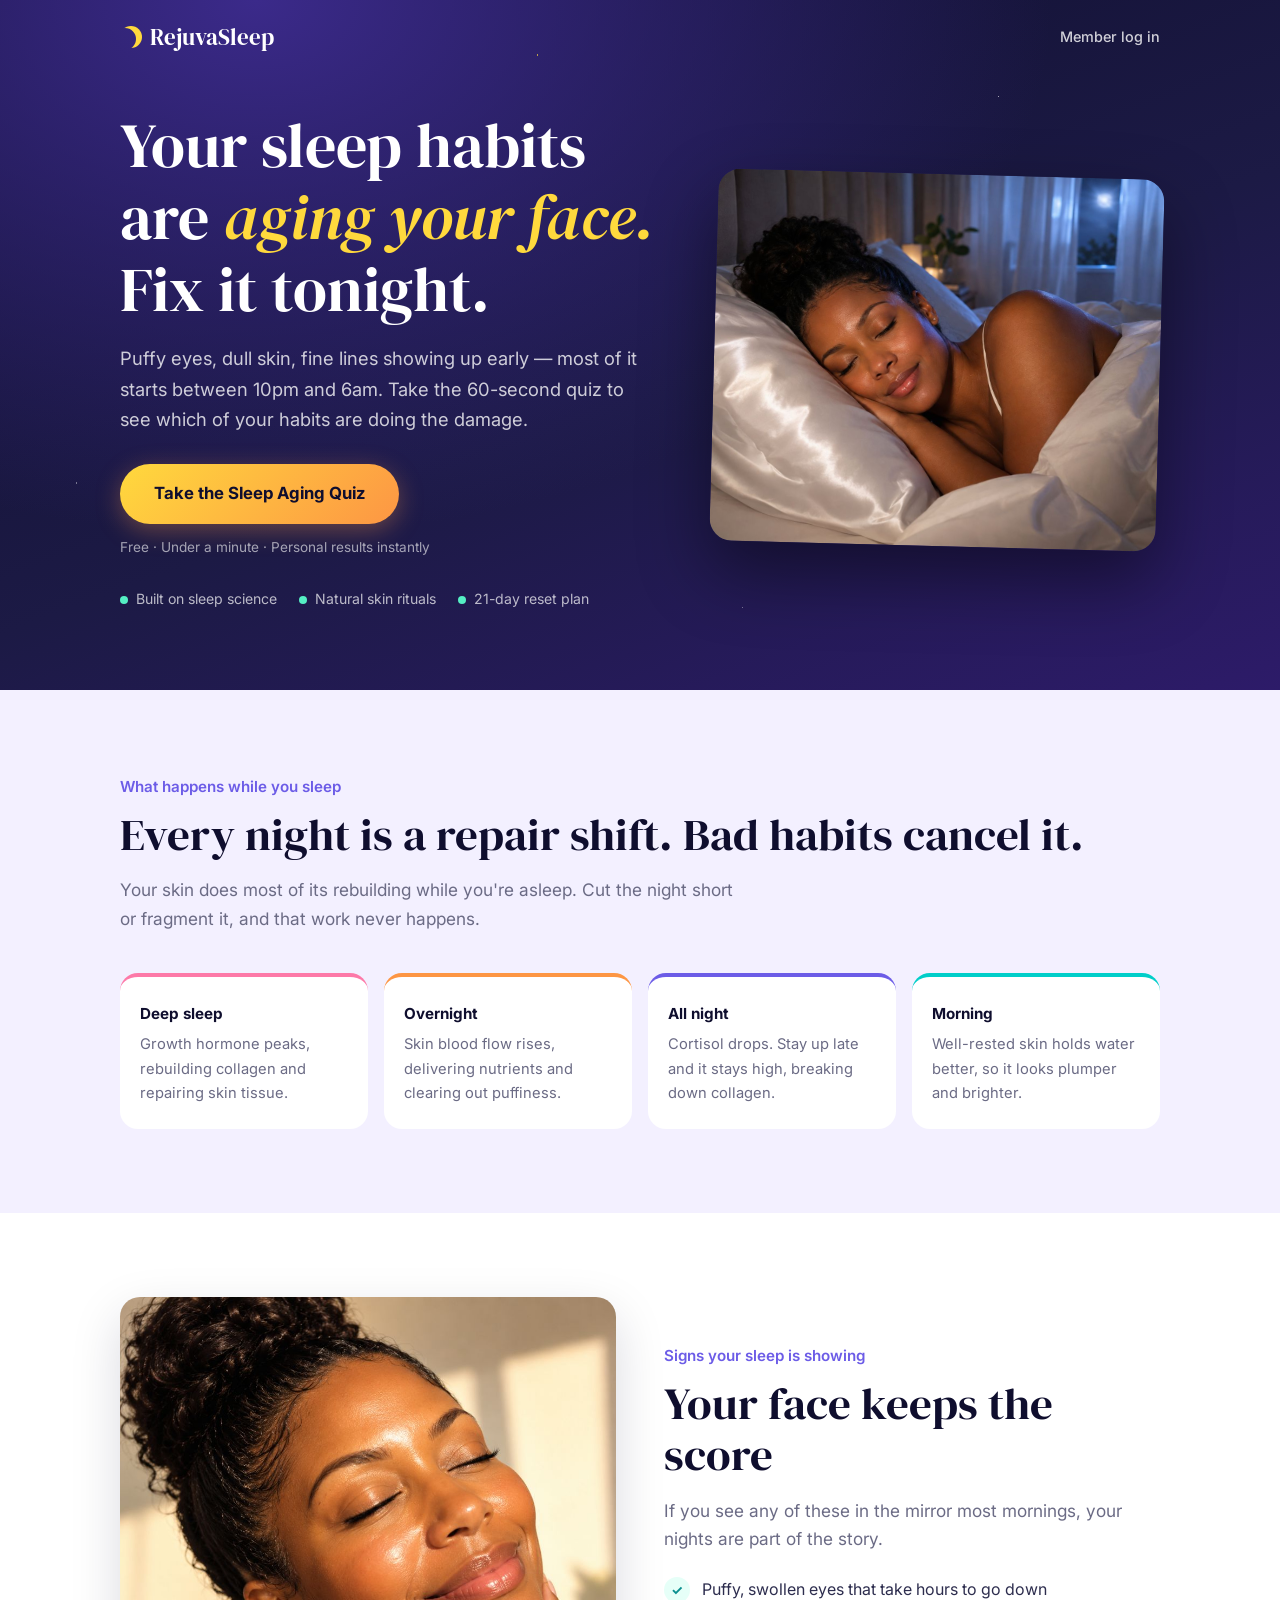
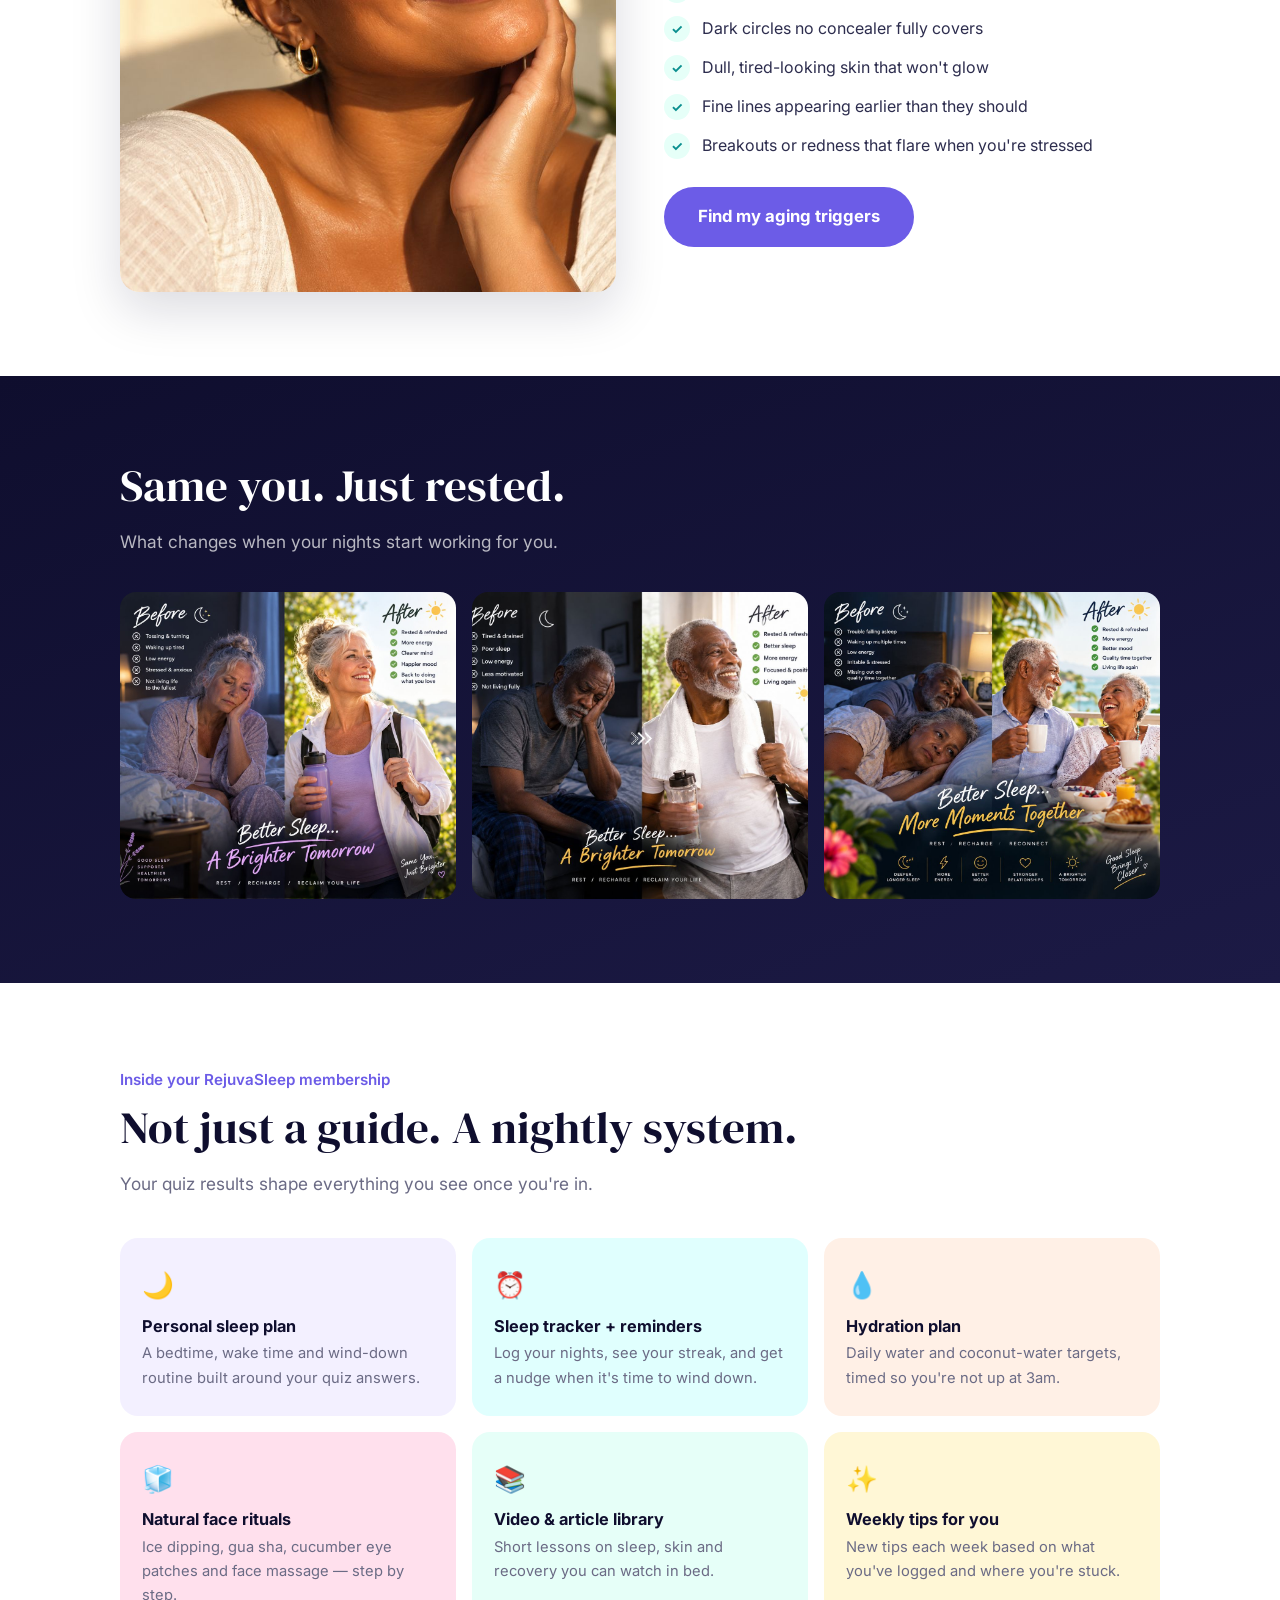
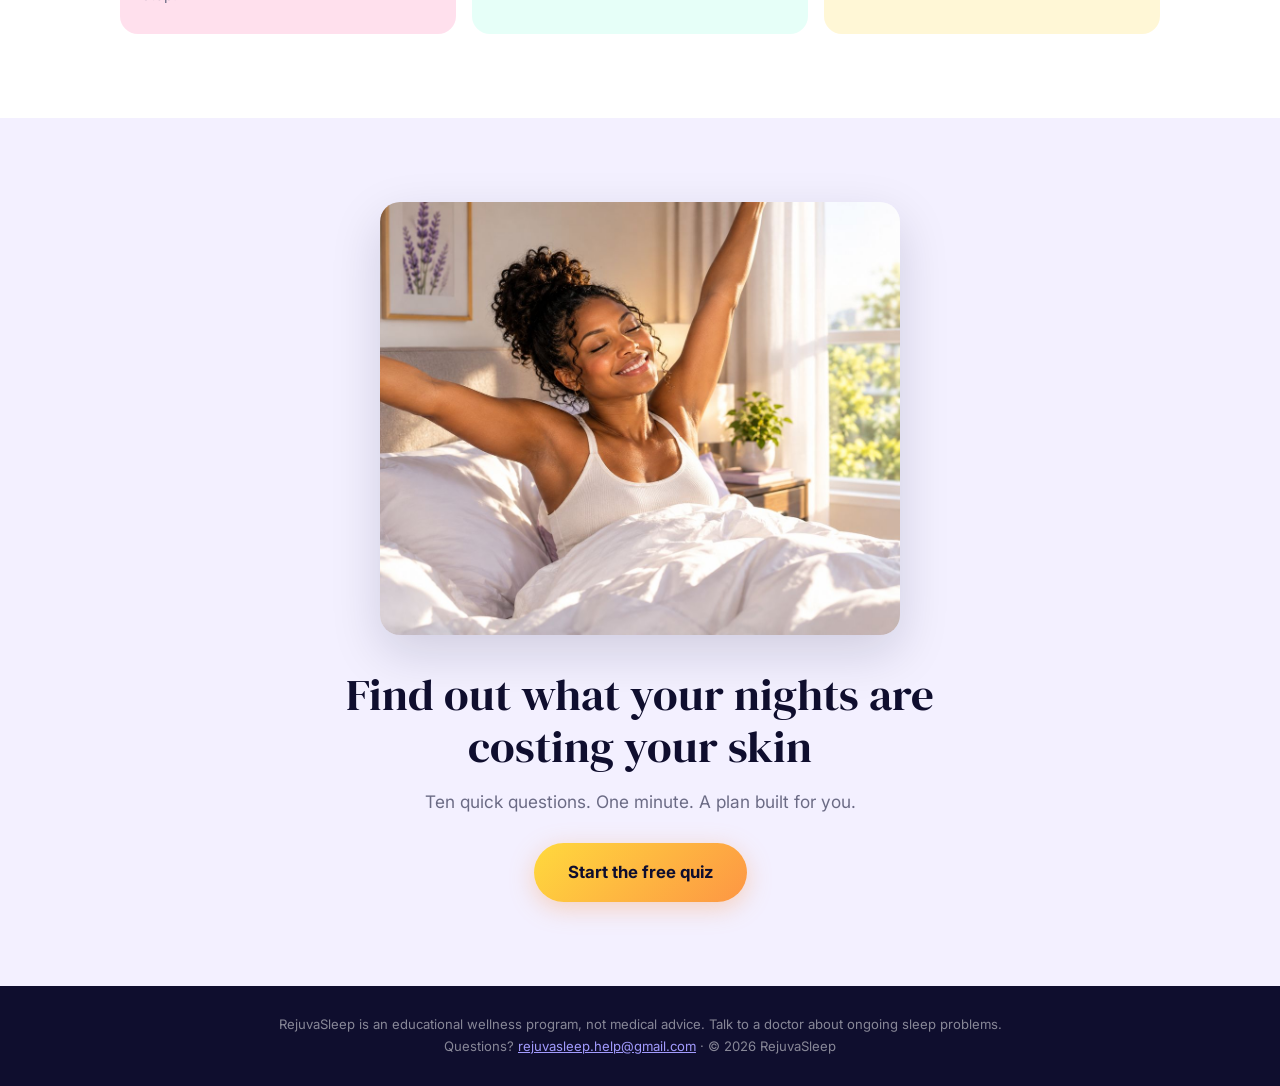
<file: index.html>
<!DOCTYPE html>
<html lang="en">
<head>
<meta charset="UTF-8">
<meta name="viewport" content="width=device-width, initial-scale=1.0">
<title>RejuvaSleep — Your Sleep Is Aging You. Fix It Tonight.</title>
<meta name="description" content="Take the 60-second Sleep Aging Quiz and find out which nightly habits are showing up on your face — plus a personalized plan to fix them.">
<meta property="og:title" content="Is your sleep aging you? Take the 60-second quiz.">
<meta property="og:description" content="Find out which nightly habits are aging your skin — and get a personal plan to reverse the damage.">
<meta property="og:image" content="assets/sleeping.jpg">
<link rel="preconnect" href="https://fonts.googleapis.com">
<link href="https://fonts.googleapis.com/css2?family=DM+Serif+Display:ital@0;1&family=Inter:wght@400;500;600;700;800&display=swap" rel="stylesheet">
<link rel="stylesheet" href="css/style.css?v=16">
</head>
<body>

<header class="nav">
  <div class="wrap">
    <a href="./" class="logo"><span class="moon"></span>RejuvaSleep</a>
    <a href="login.html?mode=login" class="nav-link">Member log in</a>
  </div>
</header>

<section class="hero">
  <div class="stars"></div>
  <div class="wrap hero-grid">
    <div>
      <h1>Your sleep habits are <em>aging your face.</em> Fix it tonight.</h1>
      <p class="lead">Puffy eyes, dull skin, fine lines showing up early — most of it starts between 10pm and 6am. Take the 60-second quiz to see which of your habits are doing the damage.</p>
      <a href="quiz.html" class="btn btn-gold">Take the Sleep Aging Quiz</a>
      <p class="small-note">Free · Under a minute · Personal results instantly</p>
      <div class="proof-row">
        <span>Built on sleep science</span>
        <span>Natural skin rituals</span>
        <span>21-day reset plan</span>
      </div>
    </div>
    <img src="assets/sleeping.jpg" alt="Woman sleeping peacefully on a silk pillowcase" class="hero-photo" width="560" height="511">
  </div>
</section>

<section class="block clock">
  <div class="wrap">
    <p class="kicker">What happens while you sleep</p>
    <h2>Every night is a repair shift. Bad habits cancel it.</h2>
    <p class="sub">Your skin does most of its rebuilding while you're asleep. Cut the night short or fragment it, and that work never happens.</p>
    <div class="clock-grid">
      <div class="clock-item"><p class="time">Deep sleep</p><p>Growth hormone peaks, rebuilding collagen and repairing skin tissue.</p></div>
      <div class="clock-item"><p class="time">Overnight</p><p>Skin blood flow rises, delivering nutrients and clearing out puffiness.</p></div>
      <div class="clock-item"><p class="time">All night</p><p>Cortisol drops. Stay up late and it stays high, breaking down collagen.</p></div>
      <div class="clock-item"><p class="time">Morning</p><p>Well-rested skin holds water better, so it looks plumper and brighter.</p></div>
    </div>
  </div>
</section>

<section class="block">
  <div class="wrap split">
    <img src="assets/glow.jpg" alt="Close-up of a woman with glowing, hydrated skin" class="rounded" loading="lazy">
    <div>
      <p class="kicker">Signs your sleep is showing</p>
      <h2>Your face keeps the score</h2>
      <p class="sub">If you see any of these in the mirror most mornings, your nights are part of the story.</p>
      <ul class="check-list">
        <li>Puffy, swollen eyes that take hours to go down</li>
        <li>Dark circles no concealer fully covers</li>
        <li>Dull, tired-looking skin that won't glow</li>
        <li>Fine lines appearing earlier than they should</li>
        <li>Breakouts or redness that flare when you're stressed</li>
      </ul>
      <a href="quiz.html" class="btn btn-purple" style="margin-top:28px">Find my aging triggers</a>
    </div>
  </div>
</section>

<section class="block dark">
  <div class="wrap">
    <h2>Same you. Just rested.</h2>
    <p class="sub">What changes when your nights start working for you.</p>
    <div class="gallery">
      <img src="assets/ba-woman.jpg" alt="Before and after: tired woman at night vs. energized woman outdoors" loading="lazy">
      <img src="assets/ba-man.jpg" alt="Before and after: exhausted man vs. smiling man heading to the gym" loading="lazy">
      <img src="assets/ba-couple.jpg" alt="Before and after: couple awake at night vs. laughing over breakfast" loading="lazy">
    </div>
  </div>
</section>

<section class="block">
  <div class="wrap">
    <p class="kicker">Inside your RejuvaSleep membership</p>
    <h2>Not just a guide. A nightly system.</h2>
    <p class="sub">Your quiz results shape everything you see once you're in.</p>
    <div class="inside">
      <div class="tile"><div class="ic">🌙</div><h3>Personal sleep plan</h3><p>A bedtime, wake time and wind-down routine built around your quiz answers.</p></div>
      <div class="tile"><div class="ic">⏰</div><h3>Sleep tracker + reminders</h3><p>Log your nights, see your streak, and get a nudge when it's time to wind down.</p></div>
      <div class="tile"><div class="ic">💧</div><h3>Hydration plan</h3><p>Daily water and coconut-water targets, timed so you're not up at 3am.</p></div>
      <div class="tile"><div class="ic">🧊</div><h3>Natural face rituals</h3><p>Ice dipping, gua sha, cucumber eye patches and face massage — step by step.</p></div>
      <div class="tile"><div class="ic">📚</div><h3>Video &amp; article library</h3><p>Short lessons on sleep, skin and recovery you can watch in bed.</p></div>
      <div class="tile"><div class="ic">✨</div><h3>Weekly tips for you</h3><p>New tips each week based on what you've logged and where you're stuck.</p></div>
    </div>
  </div>
</section>

<section class="block clock final">
  <div class="narrow">
    <img src="assets/stretch.jpg" alt="Woman stretching happily in bed in morning sunlight" class="rounded" style="margin:0 auto 34px;max-width:520px" loading="lazy">
    <h2>Find out what your nights are costing your skin</h2>
    <p class="sub" style="margin:0 auto">Ten quick questions. One minute. A plan built for you.</p>
    <a href="quiz.html" class="btn btn-gold">Start the free quiz</a>
  </div>
</section>

<footer>
  <div class="wrap">
    RejuvaSleep is an educational wellness program, not medical advice. Talk to a doctor about ongoing sleep problems.<br>
    Questions? <a href="mailto:rejuvasleep.help@gmail.com">rejuvasleep.help@gmail.com</a> · &copy; 2026 RejuvaSleep
  </div>
</footer>

</body>
</html>
</file>
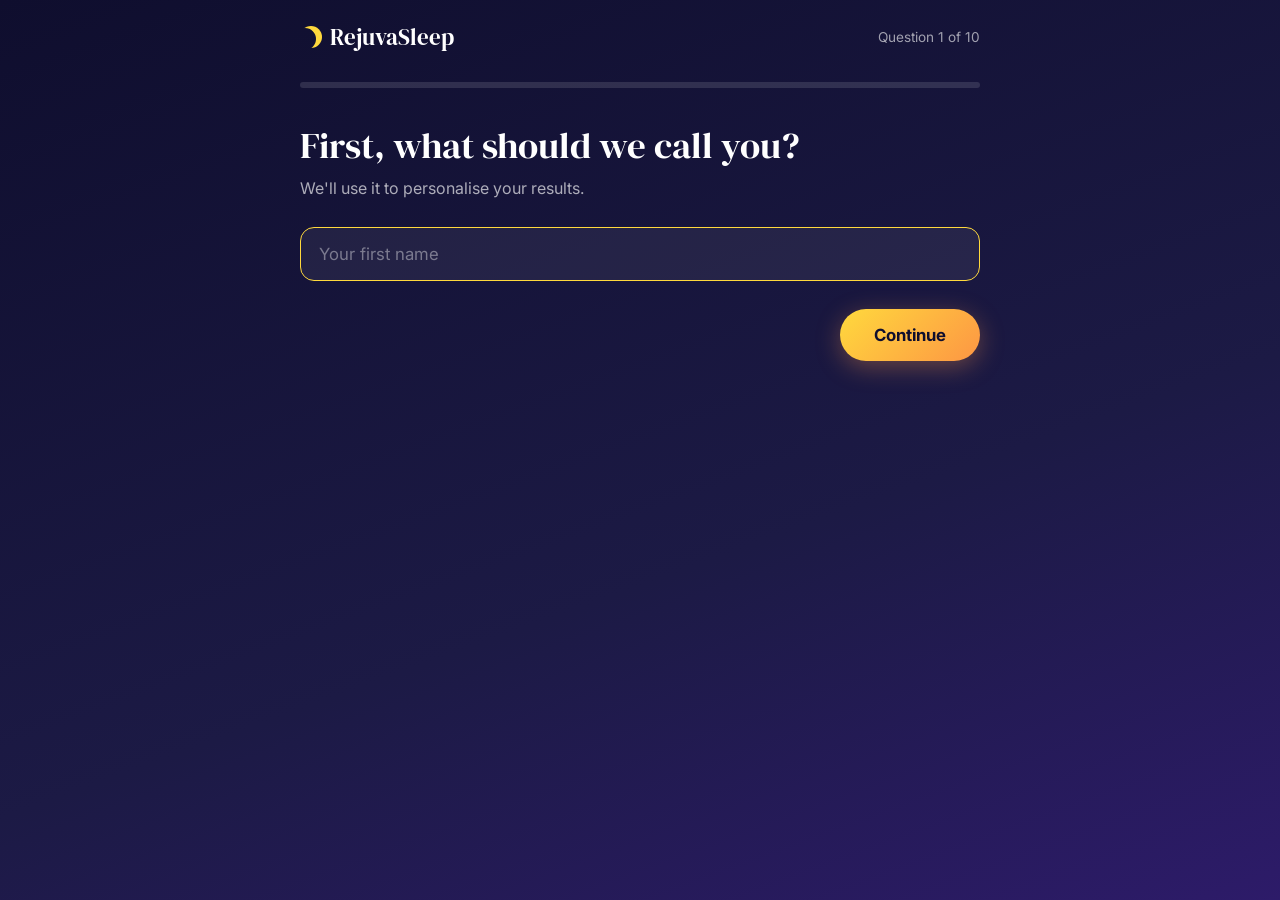
<file: quiz.html>
<!DOCTYPE html>
<html lang="en">
<head>
<meta charset="UTF-8">
<meta name="viewport" content="width=device-width, initial-scale=1.0">
<title>Sleep Aging Quiz — RejuvaSleep</title>
<meta name="description" content="10 quick questions to find out which sleep habits are aging your skin.">
<link rel="preconnect" href="https://fonts.googleapis.com">
<link href="https://fonts.googleapis.com/css2?family=DM+Serif+Display:ital@0;1&family=Inter:wght@400;500;600;700;800&display=swap" rel="stylesheet">
<link rel="stylesheet" href="css/style.css?v=16">
</head>
<body class="quiz-body">
  <div class="narrow">
    <div class="quiz-top">
      <a href="./" class="logo"><span class="moon"></span>RejuvaSleep</a>
      <span class="step-count" id="stepCount"></span>
    </div>
    <div class="progress" id="progressWrap"><span id="progress"></span></div>
    <main id="app" aria-live="polite"></main>
  </div>

<script src="js/config.js?v=16"></script>
<script src="js/quiz.js?v=16"></script>
</body>
</html>
</file>
<file: css/style.css>
*,*::before,*::after{box-sizing:border-box;margin:0;padding:0}
:root{
  --navy:#0f0e2e;--midnight:#1c1a45;--plum:#2d1b69;
  --purple:#6c5ce7;--lavender:#a29bfe;--pale:#f3f0ff;
  --gold:#ffd93d;--peach:#fd9644;--teal:#00cec9;--mint:#55efc4;
  --rose:#fd79a8;--coral:#ff6b6b;
  --text:#2d2d4e;--muted:#6b6b85;--line:#e7e5f3;--white:#fff;
}
html{scroll-behavior:smooth}
body{font-family:'Inter',system-ui,sans-serif;color:var(--text);line-height:1.65;background:var(--white);-webkit-font-smoothing:antialiased}
img{max-width:100%;display:block}
a{color:inherit}
h1,h2,h3{font-family:'DM Serif Display',Georgia,serif;font-weight:400;line-height:1.15;color:var(--navy)}
.wrap{max-width:1080px;margin:0 auto;padding:0 20px}
.narrow{max-width:720px;margin:0 auto;padding:0 20px}

/* nav */
.nav{position:absolute;top:0;left:0;right:0;z-index:5;padding:18px 0}
.nav .wrap{display:flex;justify-content:space-between;align-items:center}
.logo{font-family:'DM Serif Display',serif;font-size:1.45rem;color:#fff;text-decoration:none;display:flex;align-items:center;gap:8px}
.logo .moon{width:22px;height:22px;border-radius:50%;box-shadow:inset -6px 2px 0 0 var(--gold)}
.nav-link{color:rgba(255,255,255,.8);text-decoration:none;font-size:.9rem;font-weight:500}
.nav-link:hover{color:#fff}

/* buttons */
.btn{display:inline-flex;align-items:center;justify-content:center;gap:8px;font-weight:700;font-size:1.05rem;padding:16px 34px;border-radius:999px;text-decoration:none;border:0;cursor:pointer;transition:transform .15s,box-shadow .15s;font-family:inherit}
.btn-gold{background:linear-gradient(135deg,var(--gold),var(--peach));color:var(--navy);box-shadow:0 6px 24px rgba(253,150,68,.35)}
.btn-gold:hover{transform:translateY(-2px);box-shadow:0 10px 30px rgba(253,150,68,.45)}
.btn-purple{background:var(--purple);color:#fff}
.btn-purple:hover{background:#5a4bd1}
.btn:focus-visible,.opt:focus-visible{outline:3px solid var(--teal);outline-offset:3px}
.small-note{font-size:.85rem;color:rgba(255,255,255,.6);margin-top:12px}

/* hero */
.hero{background:radial-gradient(ellipse at 20% 0%,#3b2a8a 0%,transparent 55%),linear-gradient(160deg,var(--navy),var(--midnight) 55%,var(--plum));color:#fff;padding:110px 0 80px;position:relative;overflow:hidden}
.hero-grid{display:grid;grid-template-columns:1.1fr .9fr;gap:48px;align-items:center}
.hero h1{color:#fff;font-size:clamp(2.3rem,5.4vw,3.9rem);margin-bottom:18px}
.hero h1 em{font-style:italic;color:var(--gold)}
.hero p.lead{font-size:1.15rem;color:rgba(255,255,255,.78);max-width:520px;margin-bottom:30px}
.hero-photo{border-radius:22px;box-shadow:0 30px 70px rgba(0,0,0,.45);transform:rotate(1.5deg)}
.stars{position:absolute;inset:0;pointer-events:none;background-image:radial-gradient(1.4px 1.4px at 12% 22%,#fff8 50%,transparent 51%),radial-gradient(1.2px 1.2px at 78% 14%,#fff9 50%,transparent 51%),radial-gradient(1.6px 1.6px at 42% 8%,#ffd93daa 50%,transparent 51%),radial-gradient(1px 1px at 88% 52%,#fff7 50%,transparent 51%),radial-gradient(1.3px 1.3px at 6% 70%,#fff6 50%,transparent 51%),radial-gradient(1.2px 1.2px at 58% 88%,#fff6 50%,transparent 51%)}
.proof-row{display:flex;gap:22px;flex-wrap:wrap;margin-top:28px;font-size:.88rem;color:rgba(255,255,255,.7)}
.proof-row span::before{content:'';display:inline-block;width:8px;height:8px;border-radius:50%;background:var(--mint);margin-right:8px;vertical-align:middle}

/* sections */
section.block{padding:84px 0}
.kicker{color:var(--purple);font-weight:600;font-size:.95rem;margin-bottom:10px}
.block h2{font-size:clamp(1.9rem,4vw,2.8rem);margin-bottom:16px}
.block p.sub{color:var(--muted);font-size:1.08rem;max-width:620px}

.clock{background:var(--pale)}
.clock-grid{display:grid;grid-template-columns:repeat(4,1fr);gap:16px;margin-top:40px}
.clock-item{background:#fff;border-radius:18px;padding:24px 20px;border-top:4px solid var(--rose)}
.clock-item:nth-child(2){border-color:var(--peach)}
.clock-item:nth-child(3){border-color:var(--purple)}
.clock-item:nth-child(4){border-color:var(--teal)}
.clock-item .time{font-weight:700;color:var(--navy);font-size:.95rem;margin-bottom:6px}
.clock-item p{font-size:.92rem;color:var(--muted)}

.split{display:grid;grid-template-columns:1fr 1fr;gap:48px;align-items:center}
.rounded{border-radius:20px;box-shadow:0 18px 50px rgba(15,14,46,.15)}
.check-list{list-style:none;margin-top:22px;display:grid;gap:12px}
.check-list li{display:flex;gap:12px;align-items:flex-start}
.check-list li::before{content:'✓';flex:0 0 26px;height:26px;border-radius:50%;background:#e6fff8;color:#0a8f8f;font-weight:700;display:flex;align-items:center;justify-content:center;font-size:.85rem;margin-top:1px}

.dark{background:linear-gradient(160deg,var(--navy),var(--midnight));color:#fff}
.dark h2{color:#fff}
.dark p.sub{color:rgba(255,255,255,.7)}
.gallery{display:grid;grid-template-columns:repeat(3,1fr);gap:16px;margin-top:36px}
.gallery img{border-radius:16px;width:100%;height:100%;object-fit:cover}

.inside{display:grid;grid-template-columns:repeat(3,1fr);gap:16px;margin-top:40px}
.tile{border-radius:18px;padding:26px 22px;background:var(--pale)}
.tile:nth-child(2){background:#e0fffe}.tile:nth-child(3){background:#fff0e6}
.tile:nth-child(4){background:#ffe0ed}.tile:nth-child(5){background:#e6fff8}.tile:nth-child(6){background:#fff7d6}
.tile .ic{font-size:1.6rem;margin-bottom:10px}
.tile h3{font-family:'Inter',sans-serif;font-weight:700;font-size:1.02rem;margin-bottom:6px}
.tile p{font-size:.92rem;color:var(--muted)}

.final{text-align:center}
.final .btn{margin-top:26px}

footer{background:var(--navy);color:rgba(255,255,255,.5);font-size:.82rem;padding:28px 0;text-align:center}
footer a{color:var(--lavender)}

/* ───────── QUIZ ───────── */
.quiz-body{background:linear-gradient(160deg,var(--navy),var(--midnight) 60%,var(--plum));min-height:100vh;color:#fff}
.quiz-top{padding:18px 0;display:flex;justify-content:space-between;align-items:center}
.progress{height:6px;background:rgba(255,255,255,.12);border-radius:99px;overflow:hidden;margin:8px 0 36px}
.progress span{display:block;height:100%;width:0;background:linear-gradient(90deg,var(--lavender),var(--gold));transition:width .35s ease}
.step-count{font-size:.85rem;color:rgba(255,255,255,.6)}
.q h2{color:#fff;font-size:clamp(1.6rem,4vw,2.3rem);margin-bottom:8px}
.q .hint{color:rgba(255,255,255,.65);margin-bottom:26px}
.opts{display:grid;gap:12px}
.opt{display:flex;align-items:center;gap:14px;width:100%;text-align:left;background:rgba(255,255,255,.06);border:1.5px solid rgba(255,255,255,.14);color:#fff;padding:16px 18px;border-radius:14px;font-size:1rem;font-family:inherit;cursor:pointer;transition:background .15s,border-color .15s}
.opt:hover{background:rgba(255,255,255,.11)}
.opt.sel{border-color:var(--gold);background:rgba(255,217,61,.12)}
.opt .em{font-size:1.3rem;width:28px;text-align:center}
.multi .opt::after{content:'';margin-left:auto;width:20px;height:20px;border-radius:6px;border:1.5px solid rgba(255,255,255,.4)}
.multi .opt.sel::after{background:var(--gold);border-color:var(--gold)}
.q-actions{display:flex;justify-content:space-between;align-items:center;margin-top:28px}
.back{background:none;border:0;color:rgba(255,255,255,.65);font-size:.95rem;cursor:pointer;font-family:inherit}
.back:hover{color:#fff}
.text-in{width:100%;padding:16px 18px;border-radius:14px;border:1.5px solid rgba(255,255,255,.2);background:rgba(255,255,255,.06);color:#fff;font-size:1.05rem;font-family:inherit}
.text-in::placeholder{color:rgba(255,255,255,.4)}
.text-in:focus{outline:none;border-color:var(--gold)}

.analyzing{text-align:center;padding:80px 0}
.spinner{width:64px;height:64px;border-radius:50%;margin:0 auto 26px;box-shadow:inset -14px 4px 0 0 var(--gold);animation:spin 1.6s linear infinite}
@keyframes spin{to{transform:rotate(360deg)}}
.analyzing p{color:rgba(255,255,255,.75)}

/* result */
.result-card{background:#fff;color:var(--text);border-radius:24px;padding:36px 30px;margin-bottom:22px}
.result-card h2,.result-card h3{color:var(--navy)}
.score-wrap{display:flex;gap:28px;align-items:center;flex-wrap:wrap}
.gauge{position:relative;width:150px;height:150px;flex:0 0 150px}
.gauge svg{transform:rotate(-90deg)}
.gauge .num{position:absolute;inset:0;display:flex;flex-direction:column;align-items:center;justify-content:center}
.gauge .num b{font-size:2.4rem;color:var(--navy);line-height:1}
.gauge .num small{color:var(--muted);font-size:.8rem}
.badge{display:inline-block;padding:5px 14px;border-radius:99px;font-weight:700;font-size:.85rem;margin-bottom:10px}
.trigger{display:flex;gap:14px;padding:16px 0;border-top:1px solid var(--line)}
.trigger:first-of-type{border-top:0}
.trigger .ic{flex:0 0 40px;height:40px;border-radius:12px;display:flex;align-items:center;justify-content:center;font-size:1.2rem;background:#ffe0e0}
.trigger h4{font-size:1rem;color:var(--navy);margin-bottom:2px}
.trigger p{font-size:.92rem;color:var(--muted)}
.trigger .fix{color:#0a8f8f;font-weight:600}
.plan-preview{display:grid;grid-template-columns:repeat(3,1fr);gap:12px;margin-top:16px}
.plan-preview div{background:var(--pale);border-radius:14px;padding:16px}
.plan-preview b{display:block;color:var(--purple);font-size:.85rem;margin-bottom:4px}
.plan-preview p{font-size:.9rem}
.offer{background:linear-gradient(160deg,#fff,#f6f3ff);border:2px solid var(--gold)}
.price{font-size:2.6rem;font-weight:800;color:var(--navy);line-height:1}
.price s{font-size:1.1rem;color:var(--muted);font-weight:500;margin-right:8px}
.offer ul{list-style:none;margin:18px 0 24px;display:grid;gap:9px}
.offer li{display:flex;gap:10px;font-size:.95rem}
.offer li::before{content:'✓';color:#0a8f8f;font-weight:800}
.disclaimer{font-size:.78rem;color:rgba(255,255,255,.5);text-align:center;margin:24px 0 40px}

@media (max-width:860px){
  .hero-grid,.split{grid-template-columns:1fr}
  .hero{padding:96px 0 60px}
  .hero-photo{transform:none;max-width:460px}
  .clock-grid{grid-template-columns:1fr 1fr}
  .inside,.gallery{grid-template-columns:1fr 1fr}
  .plan-preview{grid-template-columns:1fr}
}
@media (max-width:540px){
  .clock-grid,.inside,.gallery{grid-template-columns:1fr}
  section.block{padding:60px 0}
  .result-card{padding:26px 20px}
  .btn{width:100%}
}
@media (prefers-reduced-motion:reduce){*{transition:none!important;animation:none!important}}

/* keep everything inside the phone screen */
html,body{overflow-x:hidden}
.hero-grid>*,.split>*,.grid2>*,.grid3>*,.inside>*,.gallery>*{min-width:0}
.hero-photo,.rounded{width:100%;height:auto}
h1,h2,h3{overflow-wrap:break-word}
</file>
